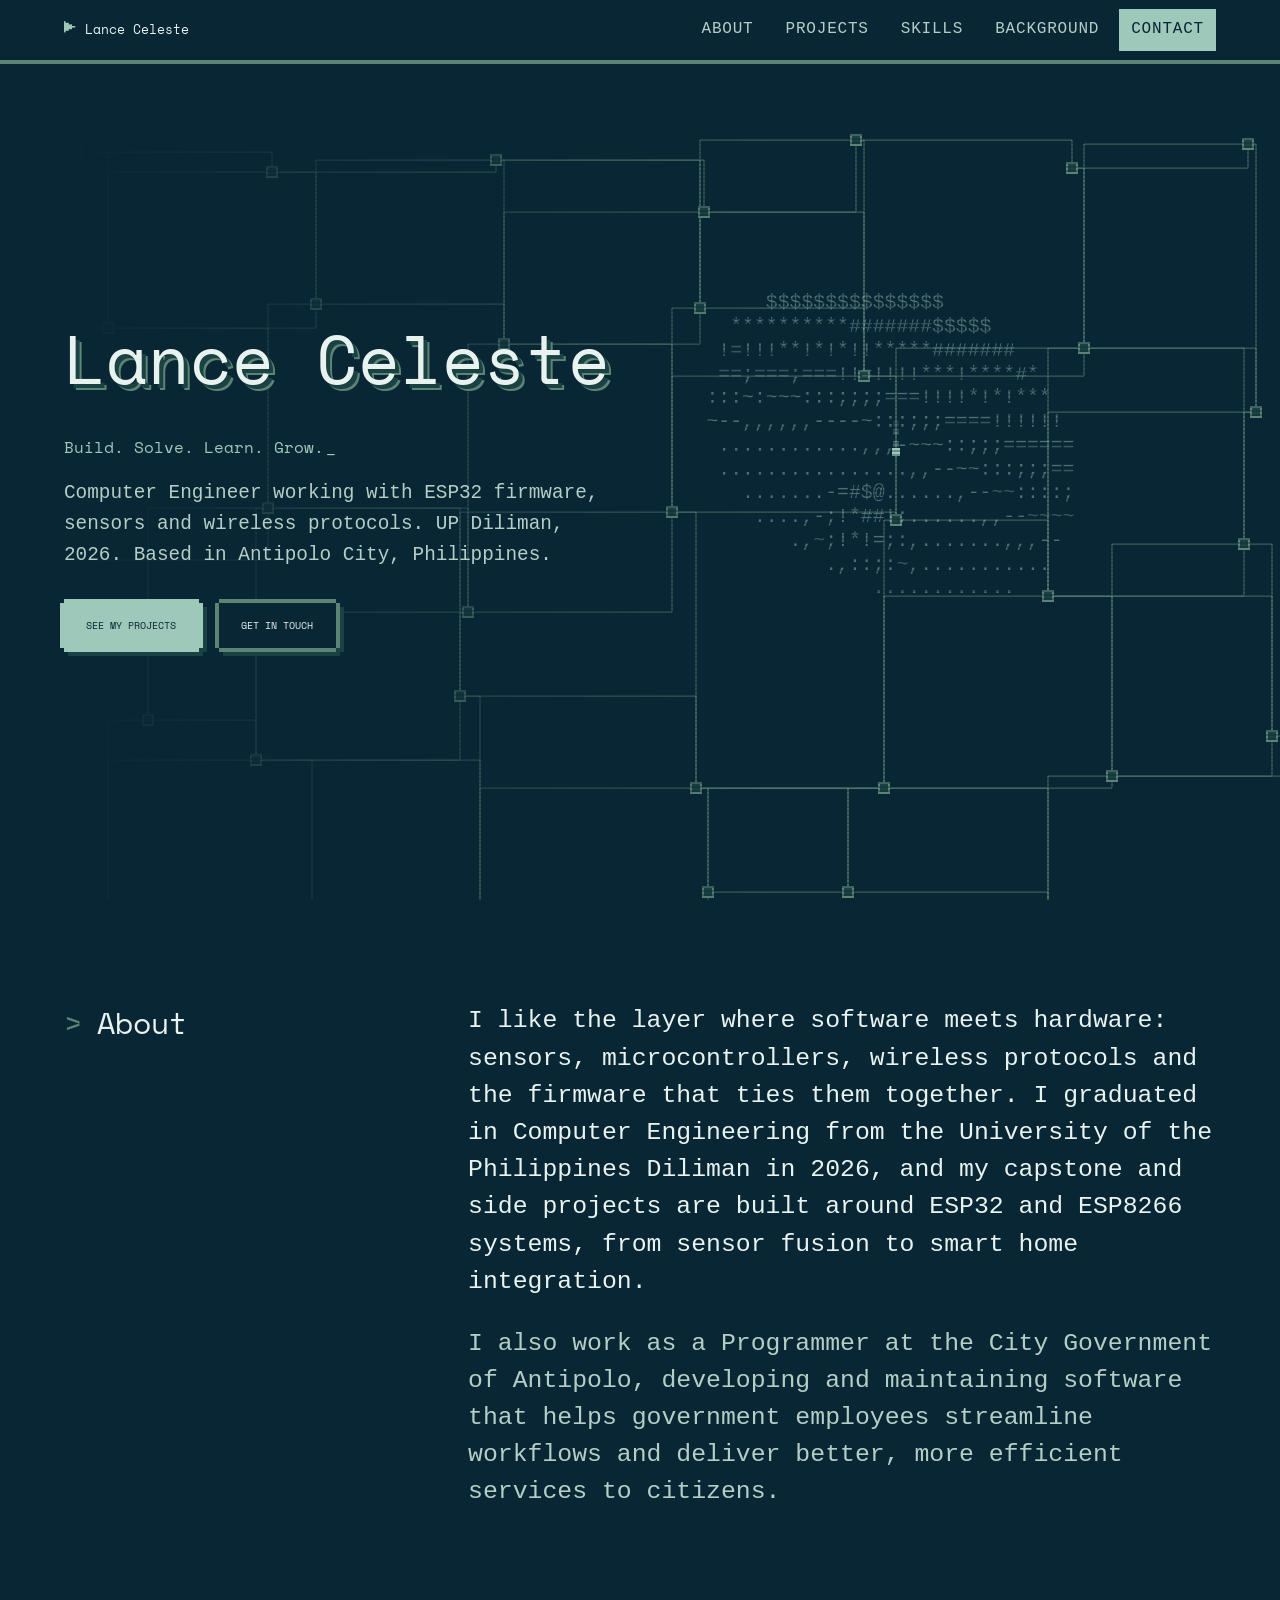
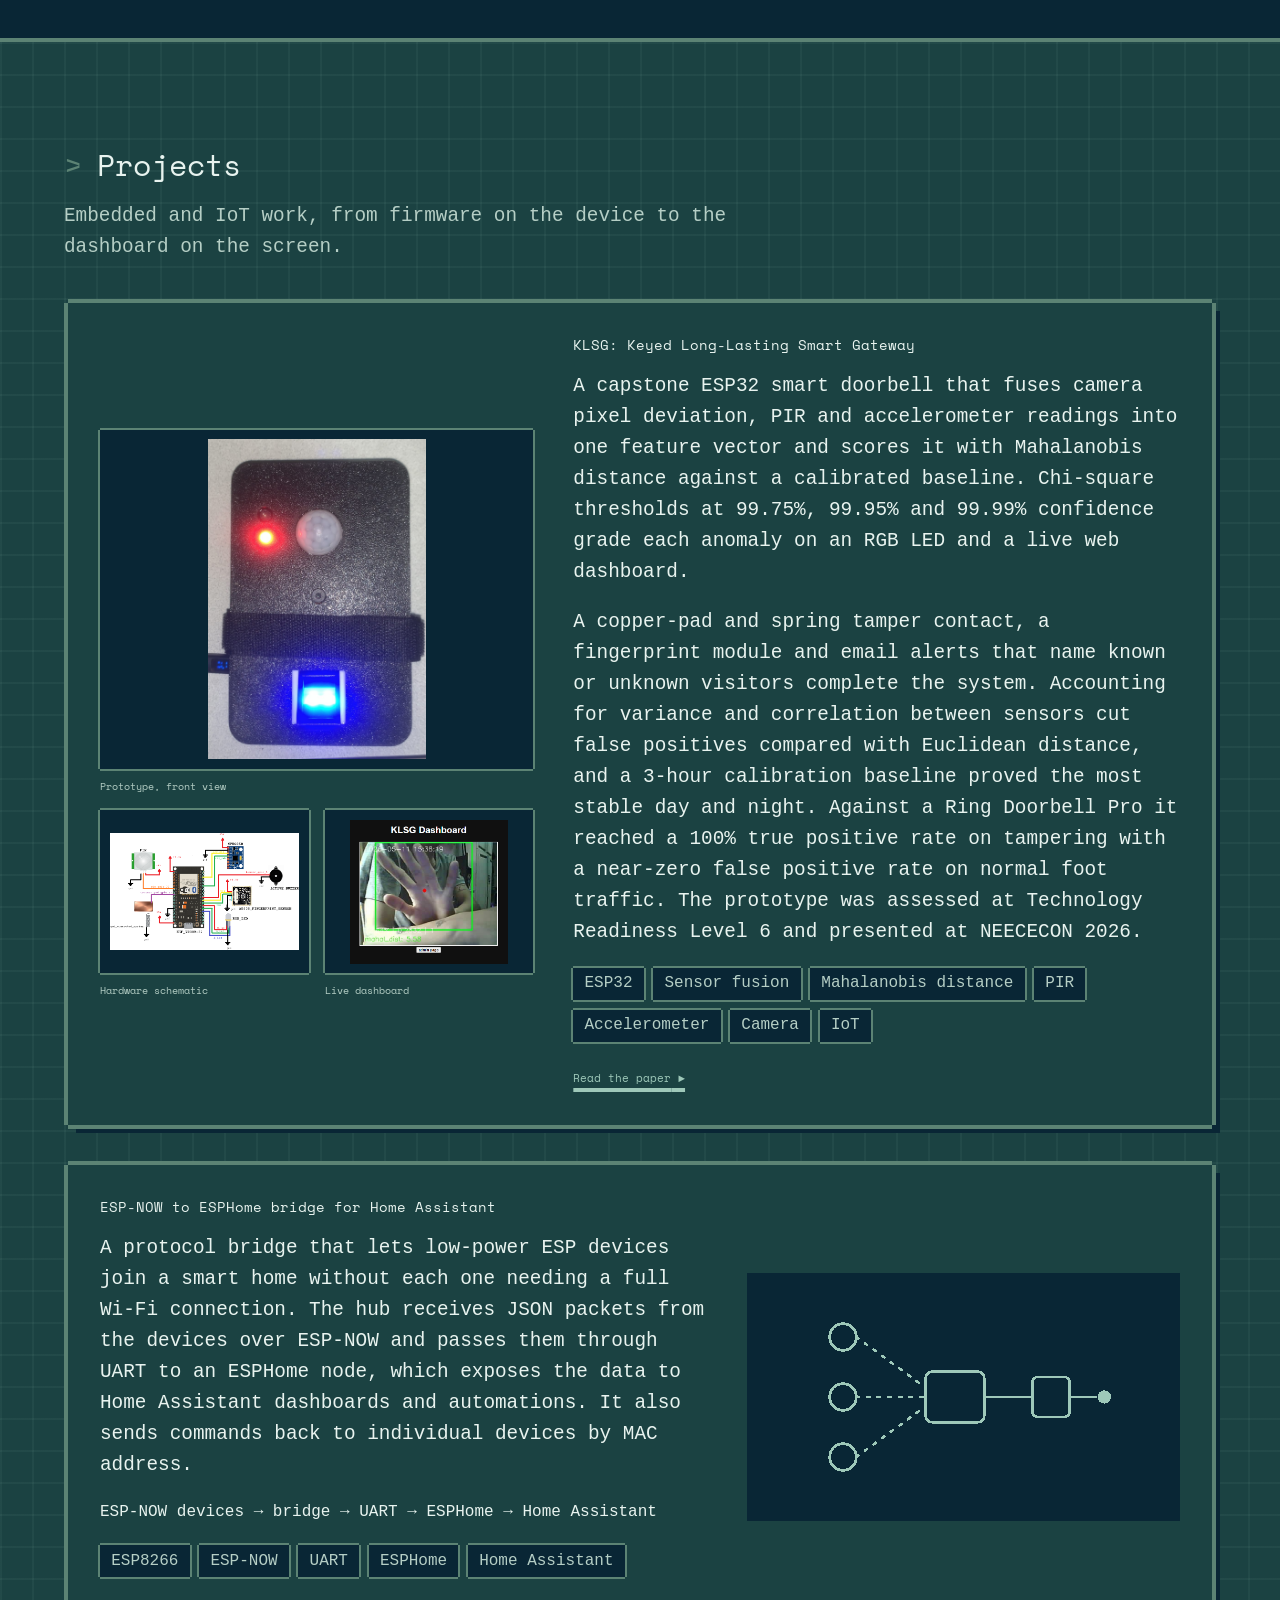
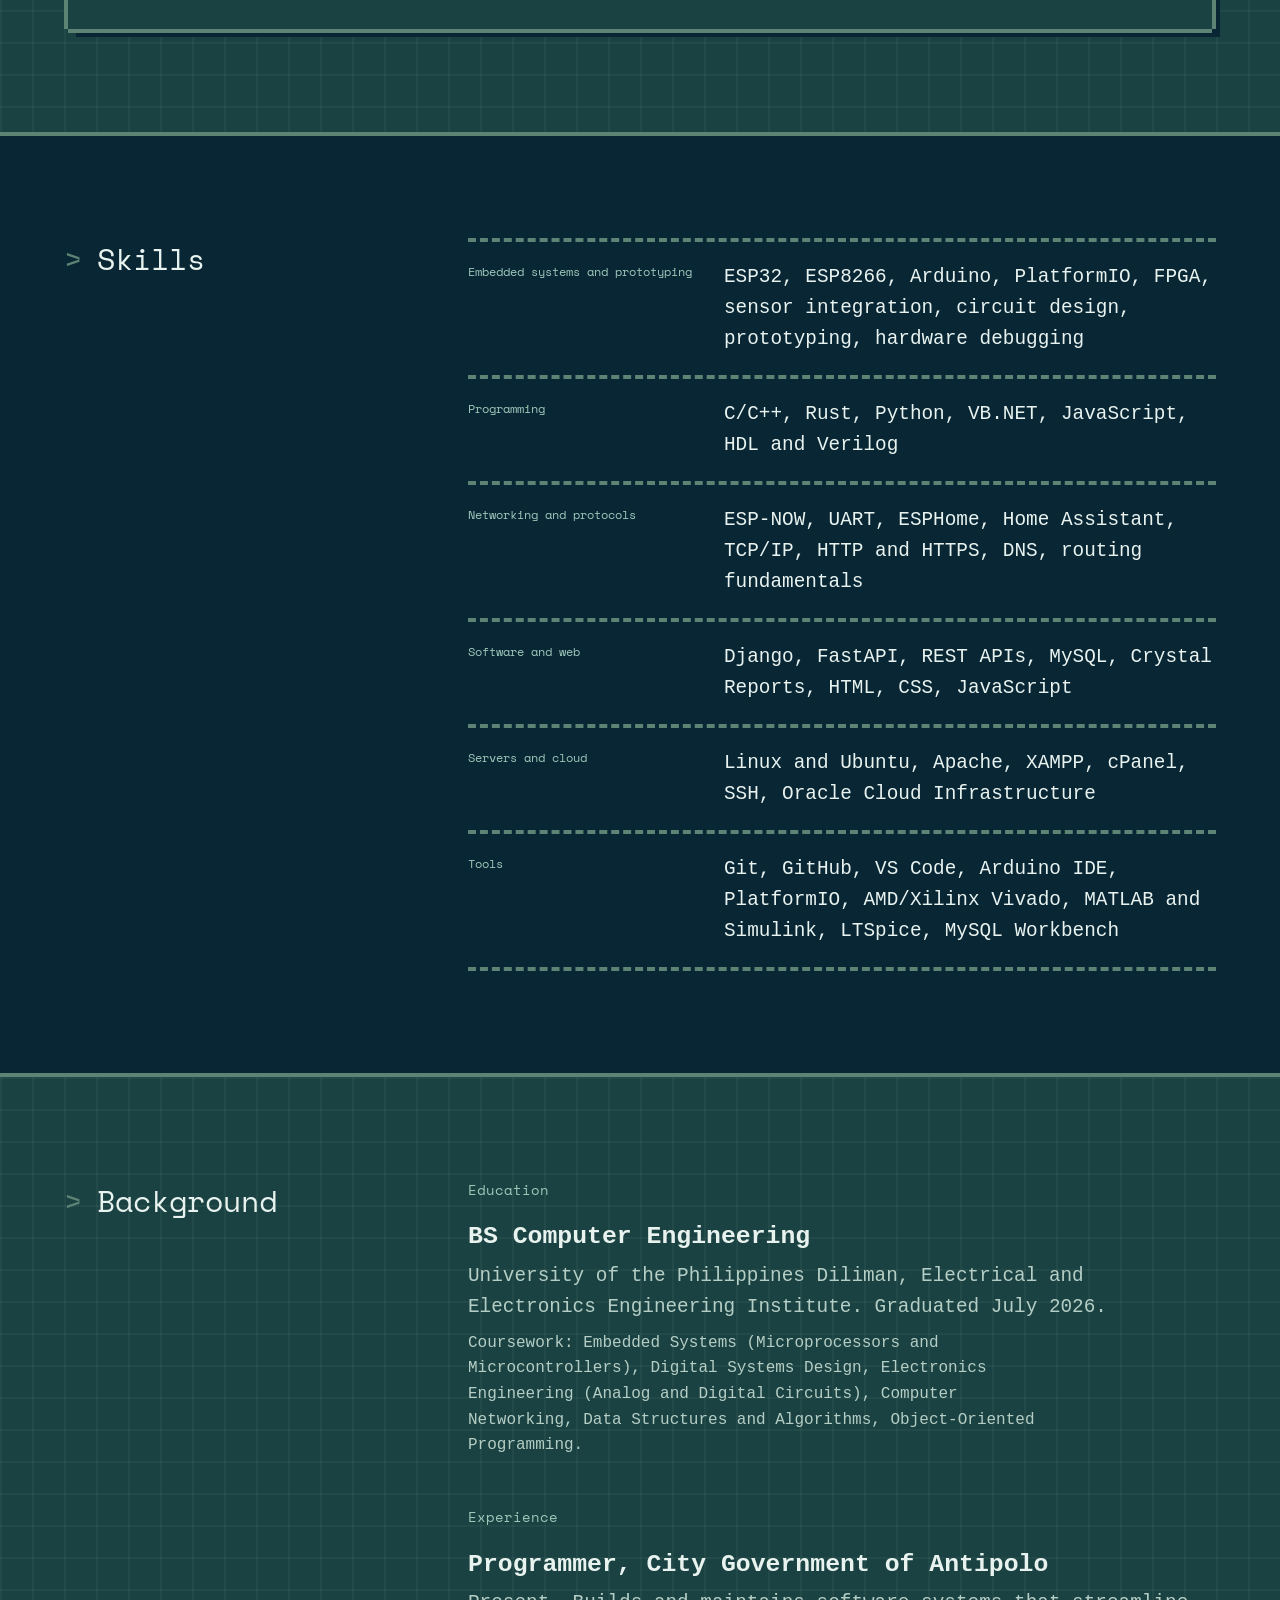
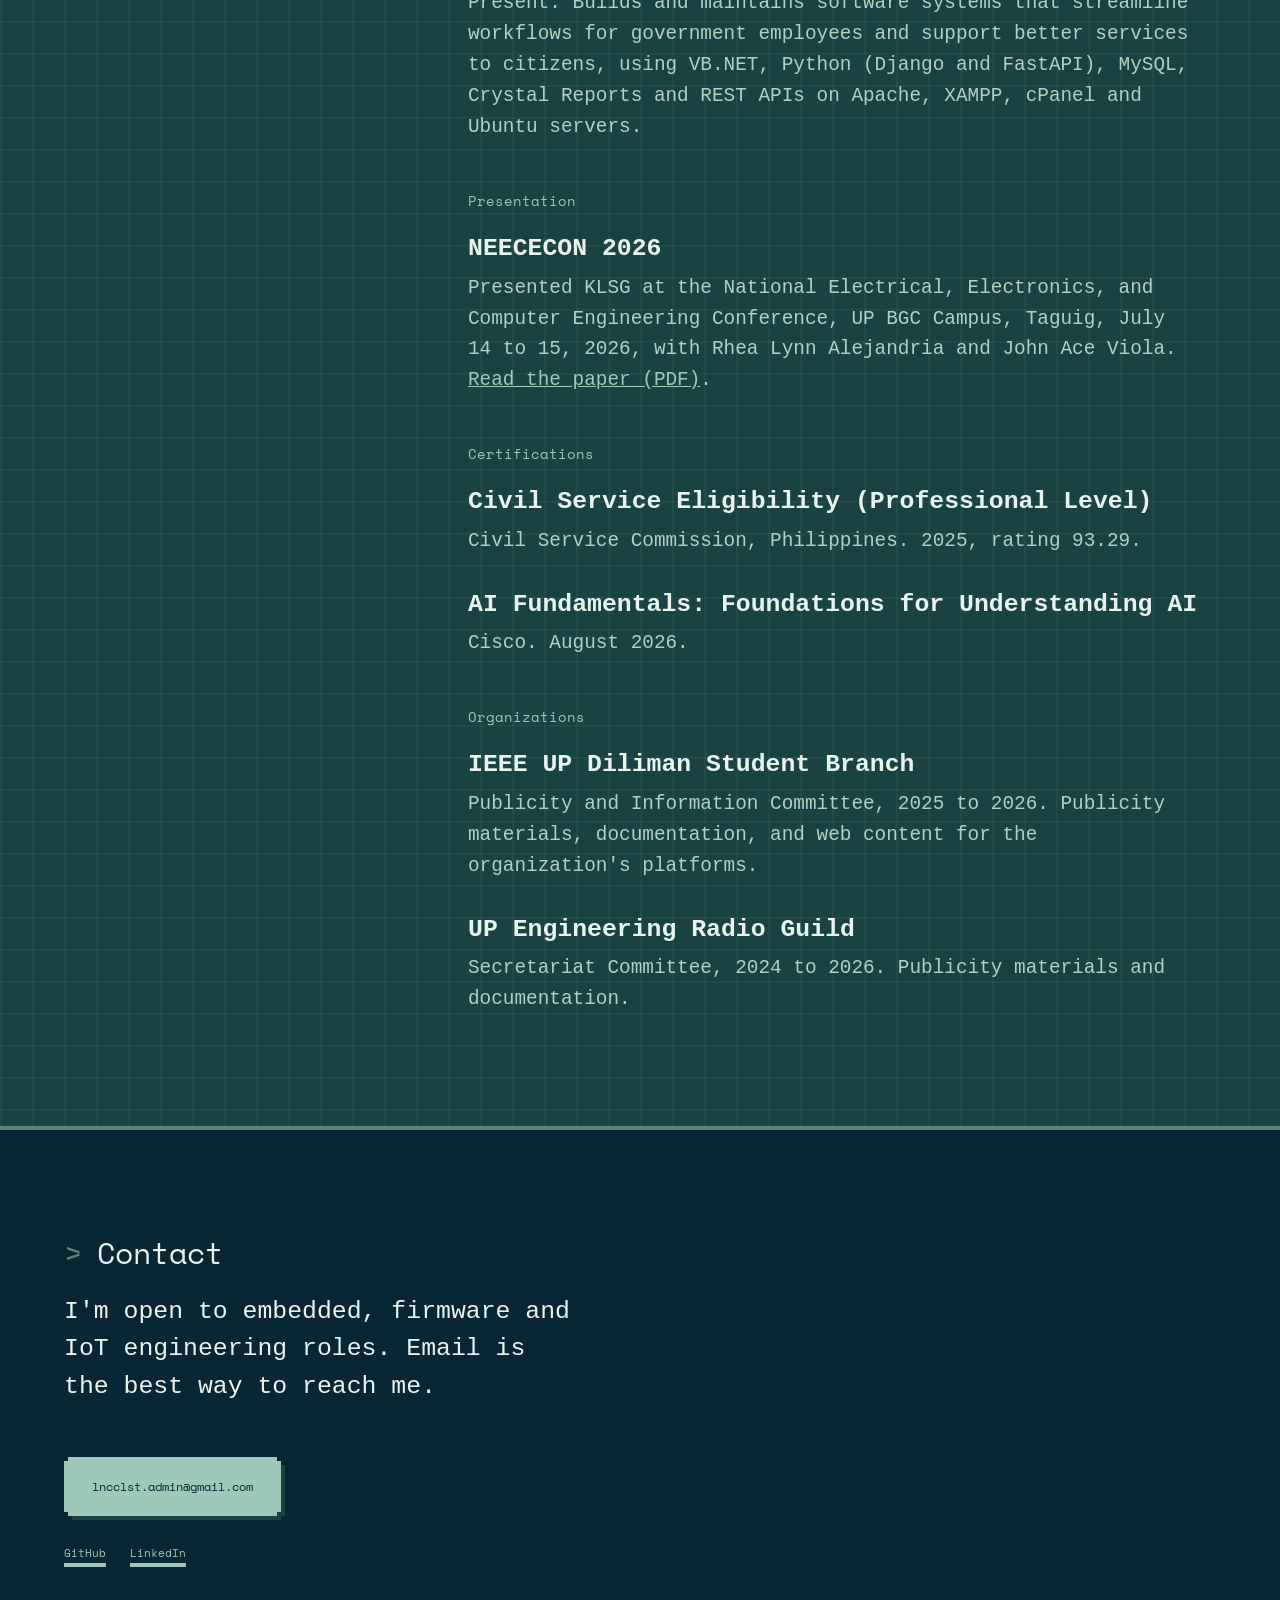
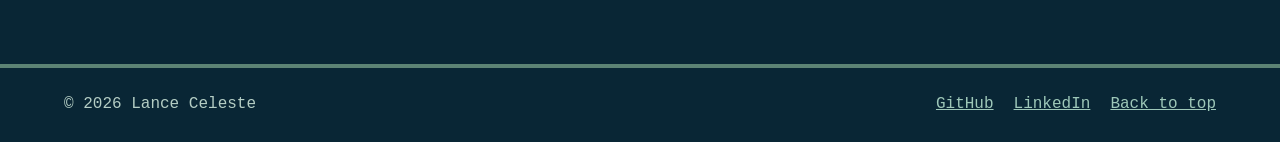
<file: index.html>
<!DOCTYPE html>
<html lang="en">
<head>
  <meta charset="utf-8">
  <meta name="viewport" content="width=device-width, initial-scale=1">
  <title>Lance Celeste — Computer Engineer</title>
  <meta name="description" content="Portfolio of Lance Celeste, a Computer Engineer building ESP32 firmware, sensor systems and wireless IoT projects.">
  <meta name="theme-color" content="#092635">
  <link rel="canonical" href="https://lncclstdev-code.github.io/">
  <link rel="icon" href="/favicon.ico" sizes="any">
  <link rel="icon" href="/assets/img/logo-circle.png" type="image/png">
  <link rel="apple-touch-icon" href="/assets/img/apple-touch-icon.png">

  <!-- Open Graph (link previews) -->
  <meta property="og:title" content="Lance Celeste — Computer Engineer">
  <meta property="og:description" content="Embedded, IoT and networked systems, from ESP32 firmware to the cloud.">
  <meta property="og:type" content="website">
  <meta property="og:url" content="https://lncclstdev-code.github.io/">
  <meta property="og:image" content="https://lncclstdev-code.github.io/assets/img/og-image.png">

  <link rel="preconnect" href="https://fonts.googleapis.com">
  <link rel="preconnect" href="https://fonts.gstatic.com" crossorigin>
  <link rel="stylesheet" href="https://fonts.googleapis.com/css2?family=Press+Start+2P&display=swap">
  <link rel="stylesheet" href="https://fonts.googleapis.com/css2?family=Space+Mono:wght@400;700&text=0123456789&display=swap">
  <link rel="stylesheet" href="/assets/css/style.css">
</head>
<body>
  <a href="#main" class="skip-link">Skip to content</a>

  <header class="site-header">
    <div class="container header-inner">
      <a class="brand" href="/">Lance Celeste</a>
      <button class="nav-toggle" type="button" aria-expanded="false" aria-controls="primary-nav">
        <span class="nav-toggle-label">Menu</span>
      </button>
      <nav aria-label="Primary" id="primary-nav" class="primary-nav">
        <ul>
          <li><a href="#about">About</a></li>
          <li><a href="#projects">Projects</a></li>
          <li><a href="#skills">Skills</a></li>
          <li><a href="#background">Background</a></li>
          <li><a href="#contact">Contact</a></li>
        </ul>
      </nav>
    </div>
  </header>

  <main id="main">
    <section class="hero" aria-labelledby="hero-title">
      <canvas id="mesh" class="hero-mesh" aria-hidden="true"></canvas>
      <pre id="donut" class="hero-donut" aria-hidden="true"></pre>
      <div class="container hero-inner">
        <h1 id="hero-title">Lance Celeste</h1>
        <p class="hero-role">Build. Solve. Learn. Grow.</p>
        <p class="hero-meta">Computer Engineer working with ESP32 firmware, sensors and wireless protocols. UP Diliman, 2026. Based in Antipolo City, Philippines.</p>
        <div class="hero-actions">
          <a class="btn btn-primary" href="#projects">See my projects</a>
          <a class="btn btn-ghost" href="#contact">Get in touch</a>
        </div>
      </div>
    </section>

    <section class="section" id="about" aria-labelledby="about-title">
      <div class="container split">
        <h2 id="about-title">About</h2>
        <div class="prose">
          <p>
            I like the layer where software meets hardware: sensors, microcontrollers, wireless protocols and the firmware that ties them together. I graduated in Computer Engineering from the University of the Philippines Diliman in 2026, and my capstone and side projects are built around ESP32 and ESP8266 systems, from sensor fusion to smart home integration.
          </p>
          <p>
            I also work as a Programmer at the City Government of Antipolo, developing and maintaining software that helps government employees streamline workflows and deliver better, more efficient services to citizens.
          </p>
        </div>
      </div>
    </section>

    <section class="section section-alt" id="projects" aria-labelledby="projects-title">
      <div class="container">
        <h2 id="projects-title">Projects</h2>
        <p class="section-intro">Embedded and IoT work, from firmware on the device to the dashboard on the screen.</p>

        <article class="project">
          <div class="project-media">
            <figure class="is-main">
              <a href="/assets/img/klsg-prototype.jpg" target="_blank" rel="noopener noreferrer">
                <img src="/assets/img/klsg-prototype.jpg" alt="The KLSG prototype in its black enclosure, showing the PIR dome, camera lens, RGB LED and a glowing blue fingerprint reader" width="955" height="1400" loading="lazy">
              </a>
              <figcaption>Prototype, front view</figcaption>
            </figure>
            <figure>
              <a href="/assets/img/klsg-schematic.png" target="_blank" rel="noopener noreferrer">
                <img src="/assets/img/klsg-schematic.png" alt="Wiring schematic of the KLSG: an ESP32 connected to a PIR sensor, MPU6050 accelerometer over I2C, fingerprint sensor over UART, RGB LED, buzzer and the copper-pad and spring tamper contact" width="1474" height="914" loading="lazy">
              </a>
              <figcaption>Hardware schematic</figcaption>
            </figure>
            <figure>
              <a href="/assets/img/klsg-dashboard.png" target="_blank" rel="noopener noreferrer">
                <img src="/assets/img/klsg-dashboard.png" alt="The KLSG web dashboard showing the live camera feed with a timestamp and the current Mahalanobis distance reading" width="553" height="504" loading="lazy">
              </a>
              <figcaption>Live dashboard</figcaption>
            </figure>
          </div>
          <div class="project-body">
            <h3>KLSG: Keyed Long-Lasting Smart Gateway</h3>
            <p>A capstone ESP32 smart doorbell that fuses camera pixel deviation, PIR and accelerometer readings into one feature vector and scores it with Mahalanobis distance against a calibrated baseline. Chi-square thresholds at 99.75%, 99.95% and 99.99% confidence grade each anomaly on an RGB LED and a live web dashboard.</p>
            <p>A copper-pad and spring tamper contact, a fingerprint module and email alerts that name known or unknown visitors complete the system. Accounting for variance and correlation between sensors cut false positives compared with Euclidean distance, and a 3-hour calibration baseline proved the most stable day and night. Against a Ring Doorbell Pro it reached a 100% true positive rate on tampering with a near-zero false positive rate on normal foot traffic. The prototype was assessed at Technology Readiness Level 6 and presented at NEECECON 2026.</p>
            <ul class="tags" aria-label="Technologies">
              <li>ESP32</li><li>Sensor fusion</li><li>Mahalanobis distance</li><li>PIR</li><li>Accelerometer</li><li>Camera</li><li>IoT</li>
            </ul>
            <a class="text-link" href="/assets/docs/klsg-paper.pdf" target="_blank" rel="noopener noreferrer">Read the paper<span class="visually-hidden"> on KLSG (PDF)</span></a>
          </div>
        </article>

        <article class="project">
          <div class="project-visual" aria-hidden="true">
            <svg viewBox="0 0 240 150" fill="none" stroke="currentColor" stroke-width="2" stroke-linecap="round">
              <circle cx="30" cy="30" r="10"/>
              <circle cx="30" cy="75" r="10"/>
              <circle cx="30" cy="120" r="10"/>
              <path d="M40 30 92 68M40 75h52M40 120 92 82" stroke-dasharray="2 6"/>
              <rect x="92" y="56" width="44" height="38" rx="5"/>
              <path d="M136 75h36"/>
              <rect x="172" y="60" width="28" height="30" rx="4"/>
              <path d="M200 75h20"/>
              <circle cx="226" cy="75" r="4" fill="currentColor"/>
            </svg>
          </div>
          <div class="project-body">
            <h3>ESP-NOW to ESPHome bridge for Home Assistant</h3>
            <p>A protocol bridge that lets low-power ESP devices join a smart home without each one needing a full Wi-Fi connection. The hub receives JSON packets from the devices over ESP-NOW and passes them through UART to an ESPHome node, which exposes the data to Home Assistant dashboards and automations. It also sends commands back to individual devices by MAC address.</p>
            <p class="datapath">ESP-NOW devices → bridge → UART → ESPHome → Home Assistant</p>
            <ul class="tags" aria-label="Technologies">
              <li>ESP8266</li><li>ESP-NOW</li><li>UART</li><li>ESPHome</li><li>Home Assistant</li>
            </ul>
          </div>
        </article>
      </div>
    </section>

    <section class="section" id="skills" aria-labelledby="skills-title">
      <div class="container split">
        <h2 id="skills-title">Skills</h2>
        <dl class="skills">
          <div>
            <dt>Embedded systems and prototyping</dt>
            <dd>ESP32, ESP8266, Arduino, PlatformIO, FPGA, sensor integration, circuit design, prototyping, hardware debugging</dd>
          </div>
          <div>
            <dt>Programming</dt>
            <dd>C/C++, Rust, Python, VB.NET, JavaScript, HDL and Verilog</dd>
          </div>
          <div>
            <dt>Networking and protocols</dt>
            <dd>ESP-NOW, UART, ESPHome, Home Assistant, TCP/IP, HTTP and HTTPS, DNS, routing fundamentals</dd>
          </div>
          <div>
            <dt>Software and web</dt>
            <dd>Django, FastAPI, REST APIs, MySQL, Crystal Reports, HTML, CSS, JavaScript</dd>
          </div>
          <div>
            <dt>Servers and cloud</dt>
            <dd>Linux and Ubuntu, Apache, XAMPP, cPanel, SSH, Oracle Cloud Infrastructure</dd>
          </div>
          <div>
            <dt>Tools</dt>
            <dd>Git, GitHub, VS Code, Arduino IDE, PlatformIO, AMD/Xilinx Vivado, MATLAB and Simulink, LTSpice, MySQL Workbench</dd>
          </div>
        </dl>
      </div>
    </section>

    <section class="section section-alt" id="background" aria-labelledby="background-title">
      <div class="container split">
        <h2 id="background-title">Background</h2>
        <div class="background">
          <section aria-labelledby="edu-title">
            <h3 id="edu-title">Education</h3>
            <p class="entry-title">BS Computer Engineering</p>
            <p>University of the Philippines Diliman, Electrical and Electronics Engineering Institute. Graduated July 2026.</p>
            <p class="coursework">Coursework: Embedded Systems (Microprocessors and Microcontrollers), Digital Systems Design, Electronics Engineering (Analog and Digital Circuits), Computer Networking, Data Structures and Algorithms, Object-Oriented Programming.</p>
          </section>

          <section aria-labelledby="exp-title">
            <h3 id="exp-title">Experience</h3>
            <p class="entry-title">Programmer, City Government of Antipolo</p>
            <p>Present. Builds and maintains software systems that streamline workflows for government employees and support better services to citizens, using VB.NET, Python (Django and FastAPI), MySQL, Crystal Reports and REST APIs on Apache, XAMPP, cPanel and Ubuntu servers.</p>
          </section>

          <section aria-labelledby="pres-title">
            <h3 id="pres-title">Presentation</h3>
            <p class="entry-title">NEECECON 2026</p>
            <p>Presented KLSG at the National Electrical, Electronics, and Computer Engineering Conference, UP BGC Campus, Taguig, July 14 to 15, 2026, with Rhea Lynn Alejandria and John Ace Viola. <a href="/assets/docs/klsg-paper.pdf" target="_blank" rel="noopener noreferrer">Read the paper (PDF)</a>.</p>
          </section>

          <section aria-labelledby="cert-title">
            <h3 id="cert-title">Certifications</h3>
            <div class="entries">
              <div>
                <p class="entry-title">Civil Service Eligibility (Professional Level)</p>
                <p>Civil Service Commission, Philippines. 2025, rating 93.29.</p>
              </div>
              <div>
                <p class="entry-title">AI Fundamentals: Foundations for Understanding AI</p>
                <p>Cisco. August 2026.</p>
              </div>
            </div>
          </section>

          <section aria-labelledby="org-title">
            <h3 id="org-title">Organizations</h3>
            <div class="entries">
              <div>
                <p class="entry-title">IEEE UP Diliman Student Branch</p>
                <p>Publicity and Information Committee, 2025 to 2026. Publicity materials, documentation, and web content for the organization's platforms.</p>
              </div>
              <div>
                <p class="entry-title">UP Engineering Radio Guild</p>
                <p>Secretariat Committee, 2024 to 2026. Publicity materials and documentation.</p>
              </div>
            </div>
          </section>
        </div>
      </div>
    </section>

    <section class="section contact" id="contact" aria-labelledby="contact-title">
      <div class="container">
        <h2 id="contact-title">Contact</h2>
        <p class="contact-lead">I'm open to embedded, firmware and IoT engineering roles. Email is the best way to reach me.</p>
        <a class="btn btn-primary" href="mailto:lncclst.admin@gmail.com">lncclst.admin@gmail.com</a>
        <div class="contact-links">
        <a href="https://github.com/lncclstdev-code"
            target="_blank"
            rel="noopener noreferrer">GitHub</a>

        <a href="https://www.linkedin.com/in/lance-celeste/"
            target="_blank"
            rel="noopener noreferrer">LinkedIn</a>
        </div>
      </div>
    </section>
  </main>

  <footer class="site-footer">
    <div class="container footer-inner">
      <p>&copy; <span id="year">2026</span> Lance Celeste</p>
      <div class="footer-links">
        <a href="https://github.com/lncclstdev-code"
            target="_blank"
            rel="noopener noreferrer">GitHub</a>

        <a href="https://www.linkedin.com/in/lance-celeste/"
            target="_blank"
            rel="noopener noreferrer">LinkedIn</a>

        <a href="#main">Back to top</a>
        </div>
    </div>
  </footer>

  <script src="/assets/js/main.js" defer></script>
</body>
</html>
</file>
<file: assets/css/style.css>
/* ---------- Tokens ---------- */
:root {
  --main: #092635;
  --secondary: #1B4242;
  --accent: #5C8374;
  --accent-light: #9EC8B9;

  --text: #E8F3EF;          /* tint of the light accent, for body text */
  --text-muted: #B5CEC5;
  --line: rgba(158, 200, 185, 0.22);

  --font-display: "Space Mono", "Press Start 2P", "Courier New", monospace;
  --font-body: "Courier New", Courier, monospace;

  --step--1: clamp(0.95rem, 0.92rem + 0.1vw, 1.05rem);
  --step-0: clamp(1.1rem, 1.05rem + 0.2vw, 1.25rem);
  --step-1: clamp(1.25rem, 1.15rem + 0.5vw, 1.6rem);
  --step-2: clamp(1.1rem, 0.8rem + 1.5vw, 1.9rem);   /* Press Start 2P is wide: keep headings small */
  --step-hero: clamp(1.6rem, 0.4rem + 5.6vw, 4.25rem);

  --px: 4px;                 /* one "pixel" */
  --header-h: 64px;
  --container: 72rem;
}

/* ---------- Pixel helpers ---------- */
/* Notched-corner border built from box-shadows: no radius, no blur. */
.pixel-box,
.project,
.tags li,
.btn,
.nav-toggle {
  --bc: var(--accent);
}

/* ---------- Base ---------- */
*, *::before, *::after { box-sizing: border-box; }

html {
  scroll-behavior: smooth;
  scroll-padding-top: calc(var(--header-h) + 8px);
  -webkit-text-size-adjust: 100%;
}

body {
  margin: 0;
  background: var(--main);
  color: var(--text);
  font-family: var(--font-body);
  font-size: var(--step-0);
  line-height: 1.6;
  -webkit-font-smoothing: antialiased;
  text-rendering: optimizeLegibility;
}

h1, h2, h3 {
  font-family: var(--font-display);
  font-weight: 400;
  line-height: 1.35;
  margin: 0;
  text-wrap: balance;
}

p { margin: 0 0 1em; max-width: 62ch; }
ul { margin: 0; padding: 0; list-style: none; }

a { color: var(--accent-light); }

:focus-visible {
  outline: var(--px) solid var(--accent-light);
  outline-offset: var(--px);
  border-radius: 0;
}

.container {
  width: min(100% - 2.5rem, var(--container));
  margin-inline: auto;
}

.visually-hidden {
  position: absolute !important;
  width: 1px; height: 1px;
  overflow: hidden;
  clip: rect(0 0 0 0);
  white-space: nowrap;
}

.skip-link {
  position: absolute;
  left: 1rem;
  top: -5rem;
  z-index: 100;
  padding: 0.6rem 1rem;
  background: var(--accent-light);
  color: var(--main);
  font-family: var(--font-display);
  font-size: 0.7rem;
  text-decoration: none;
  border-radius: 0;
}
.skip-link:focus { top: 1rem; }

/* ---------- Header ---------- */
.site-header {
  position: sticky;
  top: 0;
  z-index: 50;
  height: var(--header-h);
  background: var(--main);
  border-bottom: var(--px) solid var(--accent);
}

.header-inner {
  height: 100%;
  display: flex;
  align-items: center;
  justify-content: space-between;
  gap: 1rem;
}

.brand {
  font-family: var(--font-display);
  font-size: 0.8rem;
  color: var(--text);
  text-decoration: none;
}
.brand::before { content: "▶ "; color: var(--accent-light); }
.brand:hover { color: var(--accent-light); }

.primary-nav ul { display: flex; gap: 0.5rem; }

.primary-nav a {
  display: block;
  padding: 0.5rem 0.75rem;
  border-radius: 0;
  color: var(--text-muted);
  font-size: var(--step--1);
  font-weight: 500;
  text-decoration: none;
  text-transform: uppercase;
  letter-spacing: 0.05em;
}
.primary-nav a:hover { color: var(--text); background: var(--secondary); }
.primary-nav a[aria-current="true"] { color: var(--main); background: var(--accent-light); }

.nav-toggle {
  display: none;
  appearance: none;
  background: var(--secondary);
  color: var(--text);
  border: 0;
  border-radius: 0;
  padding: 0.5rem 1rem;
  font: 400 0.65rem var(--font-display);
  text-transform: uppercase;
  cursor: pointer;
  box-shadow:
    0 calc(var(--px) * -1) 0 0 var(--bc),
    0 var(--px) 0 0 var(--bc),
    calc(var(--px) * -1) 0 0 0 var(--bc),
    var(--px) 0 0 0 var(--bc);
}

@media (max-width: 720px) {
  .nav-toggle { display: inline-block; }

  .primary-nav {
    position: absolute;
    top: var(--header-h);
    left: 0;
    right: 0;
    background: var(--main);
    border-bottom: var(--px) solid var(--accent);
    display: none;
  }
  .primary-nav.is-open { display: block; }
  .primary-nav ul { flex-direction: column; padding: 0.75rem 1.25rem 1.25rem; }
  .primary-nav a { padding: 0.8rem 0.5rem; font-size: var(--step-0); }
}

/* ---------- Hero ---------- */
.hero {
  position: relative;
  min-height: calc(100svh - var(--header-h));
  display: flex;
  align-items: center;
  overflow: hidden;
  background: var(--main);
}

/* CRT scanlines */
.hero::after {
  content: "";
  position: absolute;
  inset: 0;
  pointer-events: none;
  background: repeating-linear-gradient(
    to bottom,
    rgba(9, 38, 53, 0) 0,
    rgba(9, 38, 53, 0) 2px,
    rgba(9, 38, 53, 0.35) 2px,
    rgba(9, 38, 53, 0.35) 4px
  );
}

.hero-mesh {
  position: absolute;
  inset: 0;
  width: 100%;
  height: 100%;
  image-rendering: pixelated;
  -webkit-mask-image: linear-gradient(to right, transparent 5%, #000 60%);
  mask-image: linear-gradient(to right, transparent 5%, #000 60%);
}

.hero-inner {
  position: relative;
  z-index: 1;
  padding-block: 4rem;
}

.hero h1 {
  font-size: var(--step-hero);
  line-height: 1.25;
  color: var(--text);
  text-shadow: calc(var(--px) * 1) calc(var(--px) * 1) 0 var(--secondary),
               calc(var(--px) * 1.5) calc(var(--px) * 1.5) 0 var(--accent);
}

.hero-role {
  margin-top: 2rem;
  max-width: 30ch;
  font-family: var(--font-display);
  font-size: clamp(0.75rem, 0.6rem + 0.6vw, 1rem);
  line-height: 1.8;
  color: var(--accent-light);
}
.hero-role::after {
  content: "_";
  margin-left: 0.15em;
  animation: blink 1s steps(1) infinite;
}
@keyframes blink { 50% { opacity: 0; } }

.hero-meta {
  color: var(--text-muted);
  font-size: var(--step-0);
  max-width: 46ch;
}

.hero-actions {
  display: flex;
  flex-wrap: wrap;
  gap: 1.25rem;
  margin-top: 2rem;
}

/* ASCII donut */
.hero-donut {
  position: absolute;
  right: 4vw;
  top: 50%;
  transform: translateY(-50%);
  margin: 0;
  font: 400 clamp(9px, min(2.6vw, 2.2vh), 20px)/1.2 "Courier New", Courier, monospace;
  letter-spacing: 0;
  color: var(--accent-light);
  opacity: 0.45;
  white-space: pre;
  pointer-events: none;
  user-select: none;
}
@media (max-width: 720px) {
  .hero-donut { right: 50%; transform: translate(50%, -50%); opacity: 0.28; }
}

/* ---------- Buttons ---------- */
.btn {
  position: relative;
  display: inline-block;
  padding: 0.9rem 1.4rem;
  border-radius: 0;
  font-family: var(--font-display);
  font-size: 0.65rem;
  line-height: 1.6;
  text-transform: uppercase;
  text-decoration: none;
  border: 0;
  box-shadow:
    0 calc(var(--px) * -1) 0 0 var(--bc),
    0 var(--px) 0 0 var(--bc),
    calc(var(--px) * -1) 0 0 0 var(--bc),
    var(--px) 0 0 0 var(--bc),
    var(--px) calc(var(--px) * 2) 0 0 var(--secondary),   /* hard drop shadow */
    calc(var(--px) * 2) var(--px) 0 0 var(--secondary);
  transition: none;
}
.btn:active {
  transform: translate(var(--px), var(--px));
  box-shadow:
    0 calc(var(--px) * -1) 0 0 var(--bc),
    0 var(--px) 0 0 var(--bc),
    calc(var(--px) * -1) 0 0 0 var(--bc),
    var(--px) 0 0 0 var(--bc);
}
.btn-primary { --bc: var(--accent-light); background: var(--accent-light); color: var(--main); }
.btn-primary:hover { background: var(--text); --bc: var(--text); }
.btn-ghost { --bc: var(--accent); background: var(--main); color: var(--text); }
.btn-ghost:hover { background: var(--secondary); --bc: var(--accent-light); }

/* ---------- Sections ---------- */
.section {
  padding-block: clamp(4rem, 8vw, 7.5rem);
}
.section-alt {
  background-color: var(--secondary);
  border-block: var(--px) solid var(--accent);
  /* faint pixel grid */
  background-image:
    linear-gradient(rgba(158, 200, 185, 0.06) 2px, transparent 2px),
    linear-gradient(90deg, rgba(158, 200, 185, 0.06) 2px, transparent 2px);
  background-size: 32px 32px;
}

.section h2 {
  font-size: var(--step-2);
  color: var(--text);
}
.section h2 {
  display: flex;
  align-items: baseline;
  gap: 0.5em;
}
.section h2::before {
  content: ">";
  flex: none;
  color: var(--accent);
}

.section h3 {
  font-size: 0.85rem;
  line-height: 1.6;
}

.section-intro {
  margin-top: 1rem;
  color: var(--text-muted);
}

.split {
  display: grid;
  gap: 2rem;
}
@media (min-width: 860px) {
  .split { grid-template-columns: 1fr 2.2fr; gap: 4rem; }
  .split > h2 { position: sticky; top: calc(var(--header-h) + 2rem); align-self: start; }
}

.prose p { font-size: var(--step-1); line-height: 1.5; color: var(--text); }
.prose p + p { color: var(--text-muted); }

/* ---------- Skills ---------- */
.skills { margin: 0; display: grid; gap: 0; }
.skills > div {
  padding-block: 1.25rem;
  border-top: var(--px) dashed var(--accent);
  display: grid;
  gap: 0.6rem;
}
.skills > div:last-child { border-bottom: var(--px) dashed var(--accent); }
.skills dt {
  font-family: var(--font-display);
  font-size: 0.75rem;
  line-height: 1.7;
  color: var(--accent-light);
}
.skills dd { margin: 0; color: var(--text); max-width: 60ch; }

@media (min-width: 640px) {
  .skills > div { grid-template-columns: 14rem 1fr; gap: 2rem; }
}

/* ---------- Projects ---------- */
.project {
  --bc: var(--accent);
  display: grid;
  gap: 1.5rem;
  margin: 2.5rem var(--px) 0;
  padding: clamp(1.25rem, 3vw, 2rem);
  background: var(--secondary);
  border: 0;
  border-radius: 0;
  box-shadow:
    0 calc(var(--px) * -1) 0 0 var(--bc),
    0 var(--px) 0 0 var(--bc),
    calc(var(--px) * -1) 0 0 0 var(--bc),
    var(--px) 0 0 0 var(--bc),
    calc(var(--px) * 2) calc(var(--px) * 2) 0 0 var(--main);
}

.project-visual {
  display: grid;
  place-items: center;
  padding: 1.5rem;
  min-height: 12rem;
  background: var(--main);
  border-radius: 0;
  color: var(--accent-light);
}
.project-visual svg { width: 100%; max-width: 20rem; height: auto; shape-rendering: crispEdges; }

.project-body p { color: var(--text); margin-top: 0.9rem; }

.datapath { font-size: var(--step--1); color: var(--accent-light); margin-top: 0.9rem; }

.tags { display: flex; flex-wrap: wrap; gap: 0.6rem; margin: 1.25rem 0; }
.tags li {
  padding: 0.2rem 0.7rem;
  border-radius: 0;
  font-size: var(--step--1);
  color: var(--text-muted);
  background: var(--main);
  box-shadow:
    0 -2px 0 0 var(--bc),
    0 2px 0 0 var(--bc),
    -2px 0 0 0 var(--bc),
    2px 0 0 0 var(--bc);
}

.text-link {
  font-family: var(--font-display);
  font-size: 0.7rem;
  text-decoration-thickness: var(--px);
  text-underline-offset: 0.5em;
}
.text-link::after { content: " ►"; }
.text-link:hover { color: #fff; }

@media (min-width: 860px) {
  .project { grid-template-columns: 1fr 1.4fr; gap: 2.5rem; align-items: center; }
  .project:nth-of-type(even) { grid-template-columns: 1.4fr 1fr; }
  .project:nth-of-type(even) .project-visual { order: 2; }
}


/* Project media (left column of a project card) */
.project-media {
  display: grid;
  grid-template-columns: 1fr 1fr;
  gap: 1rem;
  margin: 0;
}
.project-media figure { margin: 0; }
.project-media .is-main { grid-column: 1 / -1; }
.project-media a {
  display: block;
  padding: 0.6rem;
  background: var(--main);
  box-shadow:
    0 -2px 0 0 var(--accent),
    0 2px 0 0 var(--accent),
    -2px 0 0 0 var(--accent),
    2px 0 0 0 var(--accent);
}
.project-media a:hover {
  box-shadow:
    0 -2px 0 0 var(--accent-light),
    0 2px 0 0 var(--accent-light),
    -2px 0 0 0 var(--accent-light),
    2px 0 0 0 var(--accent-light);
}
.project-media img {
  display: block;
  width: 100%;
  height: 9rem;
  object-fit: contain;
  background: var(--main);
}
.project-media .is-main img { height: 20rem; }
.project-media figcaption {
  margin-top: 0.6rem;
  font-family: var(--font-display);
  font-size: 0.6rem;
  line-height: 1.6;
  color: var(--text-muted);
}

/* ---------- Background ---------- */
.background { display: grid; gap: 2.5rem; }
.background h3 { margin-bottom: 1rem; color: var(--accent-light); }
.entries { display: grid; gap: 1.25rem; }
.entry-title { font-weight: 700; font-size: var(--step-1); margin-bottom: 0.25rem; color: var(--text); }
.background p:not(.entry-title) { color: var(--text-muted); margin-bottom: 0.5rem; }
.coursework { font-size: var(--step--1); }

/* ---------- Contact ---------- */
.contact { background: var(--main); }
.contact-lead {
  margin: 1.25rem 0 2rem;
  font-size: var(--step-1);
  line-height: 1.5;
  max-width: 34ch;
}
.contact .btn {
  margin-top: 1.5rem;
  margin-left: var(--px);
  font-size: clamp(0.6rem, 0.5rem + 0.5vw, 0.75rem);
  padding: 1rem 1.5rem;
  overflow-wrap: anywhere;
  text-transform: none;
}
.contact-links { display: flex; flex-wrap: wrap; gap: 1.5rem; margin-top: 2rem; }
.contact-links a {
  font-family: var(--font-display);
  font-size: 0.7rem;
  text-decoration-thickness: var(--px);
  text-underline-offset: 0.5em;
}
.contact-links a:hover { color: #fff; }

/* ---------- Footer ---------- */
.site-footer {
  padding-block: 1.5rem;
  border-top: var(--px) solid var(--accent);
  color: var(--text-muted);
  font-size: var(--step--1);
}
.footer-inner { display: flex; justify-content: space-between; gap: 1rem; flex-wrap: wrap; }
.footer-inner p { margin: 0; }
.footer-links { display: flex; gap: 1.25rem; flex-wrap: wrap; }

/* ---------- Motion preferences ---------- */
@media (prefers-reduced-motion: reduce) {
  html { scroll-behavior: auto; }
  * { transition: none !important; }
  .hero-role::after { animation: none; }
}

/* ---------- 404 page ---------- */
.error-code {
  margin: 0;
  font-weight: 700;
  font-family: var(--font-display);
  font-size: var(--step-hero);
  line-height: 1.25;
  color: var(--accent-light);
  text-shadow: calc(var(--px) * 1.5) calc(var(--px) * 1.5) 0 var(--secondary);
  animation: glitch 3s steps(1) infinite;
}
@keyframes glitch {
  0%, 92%, 100% { transform: none; }
  94% { transform: translateX(var(--px)); }
  96% { transform: translateX(calc(var(--px) * -1)); }
}
@media (prefers-reduced-motion: reduce) { .error-code { animation: none; } }

.error-title {
  margin-top: 1rem;
  font-size: var(--step-2);
  color: var(--text);
}
</file>
